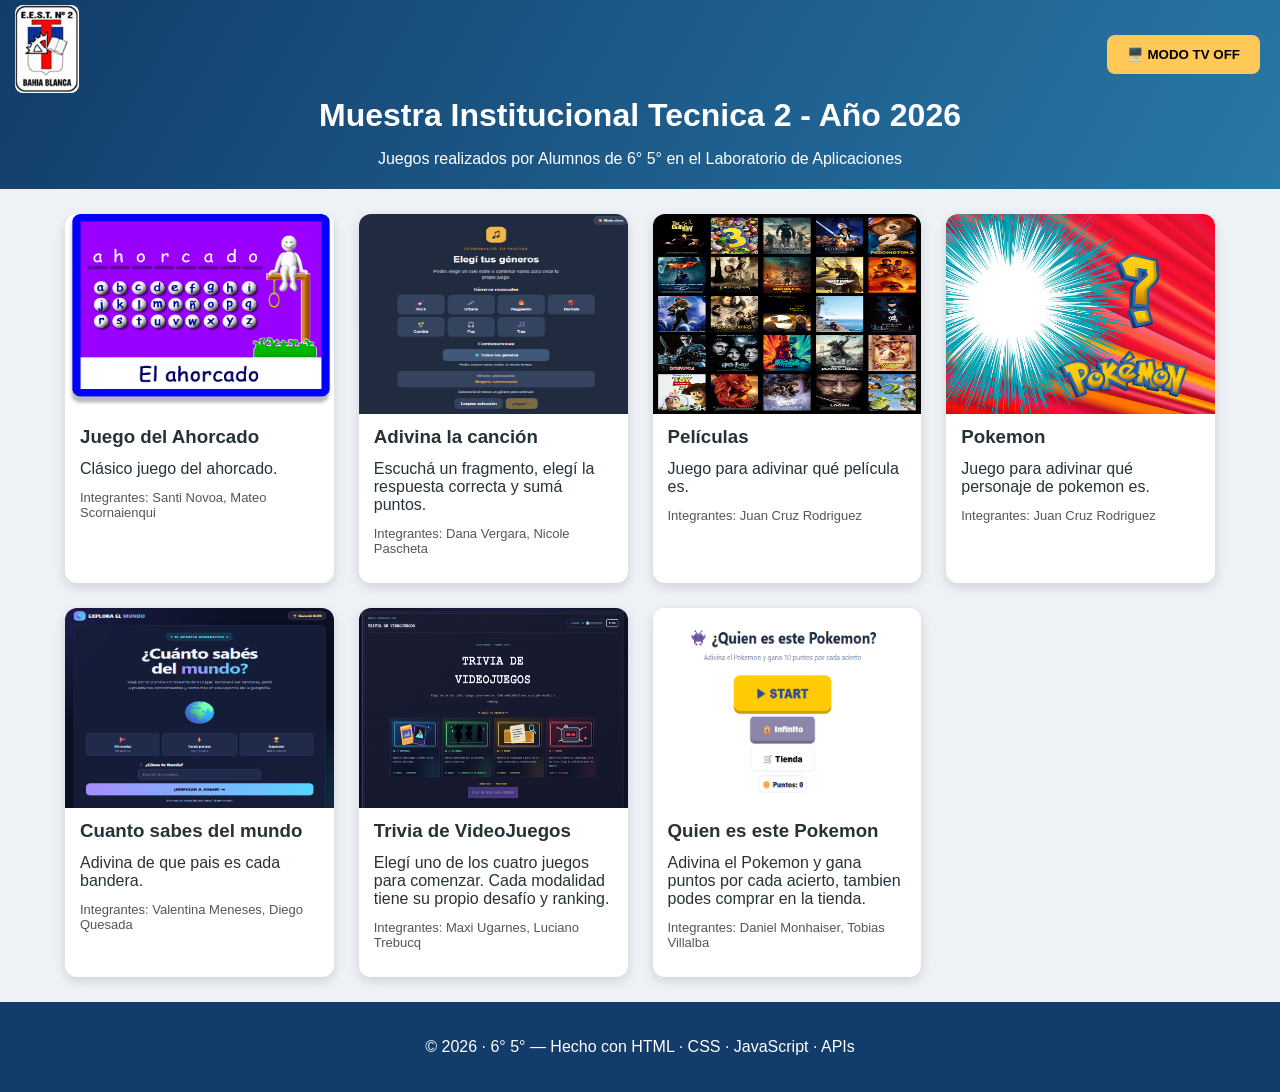
<file: index.html>
<!DOCTYPE html>
<html lang="es">

<head>
    <meta charset="UTF-8">
    <meta name="viewport" content="width=device-width, initial-scale=1.0">

    <title>Mundo del juego</title>

    <link rel="stylesheet" href="estilos.css">
</head>

<body>

<header>
<div class="contenedor-imagen">
    <img src="img/logo.png" class="img_logo" width="30%" alt="Logo colegio">
</div> 
        <h1> Muestra Institucional Tecnica 2 - Año 2026</h1> 
        <p>
            Juegos realizados por Alumnos de 6° 5° en el Laboratorio de Aplicaciones
        </p>
        <button id="tvBtn">
            🖥️ MODO TV OFF
        </button>
</header>

    <main>
        <div id="grid"></div>
    </main>

    <footer>
        <p>
            © 2026 · 6° 5° — Hecho con HTML · CSS · JavaScript · APIs
        </p>
    </footer>

    <script src="script.js"></script>

</body>
</html>
</file>
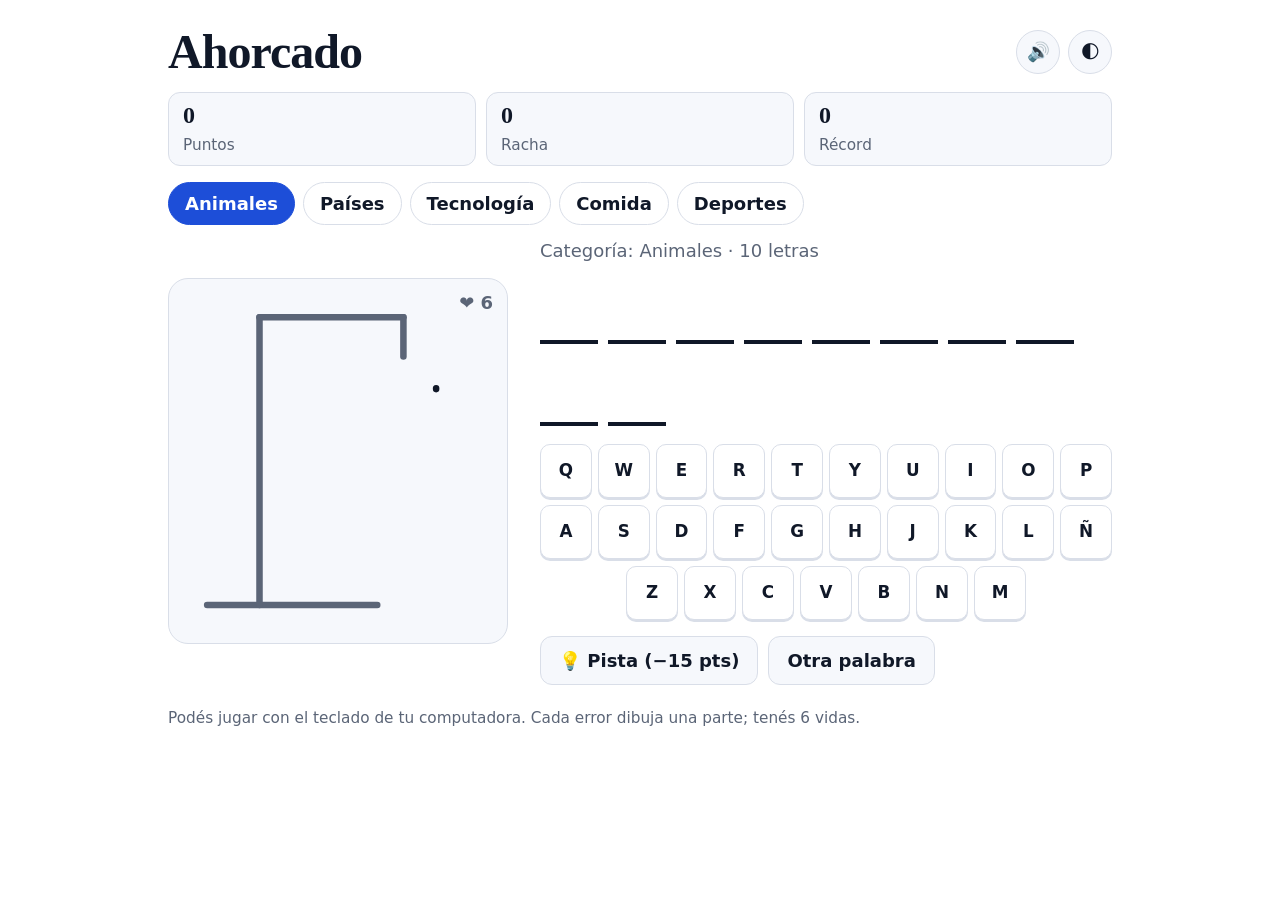
<file: proyectos/grupo1/index.html>
<!DOCTYPE html>
<html lang="es">

<head>
  <meta charset="utf-8">
  <meta name="viewport" content="width=device-width, initial-scale=1, viewport-fit=cover">
  <title>Ahorcado</title>
  <link rel="stylesheet" href="style.css">
</head>

<body>
  <div class="app">

    <!-- Encabezado -->
    <header>
      <h1>Ahorcado</h1>
      <div class="tools">
        <button class="icon-btn" id="btn-sound" aria-label="Activar o silenciar sonido" title="Sonido">🔊</button>
        <button class="icon-btn" id="btn-theme" aria-label="Cambiar tema claro u oscuro" title="Tema">🌓</button>
      </div>
    </header>

    <!-- Puntajes -->
    <div class="stats">
      <div class="stat"><b id="score">0</b><span>Puntos</span></div>
      <div class="stat"><b id="streak">0</b><span>Racha</span></div>
      <div class="stat"><b id="best">0</b><span>Récord</span></div>
    </div>

    <!-- Categorías (se generan desde script.js) -->
    <div class="cats" id="cats" role="group" aria-label="Categoría"></div>

    <div class="board">

      <!-- Dibujo del ahorcado -->
      <div class="gallows">
        <div class="lives" id="lives" aria-live="polite"></div>
        <svg viewBox="0 0 240 260" role="img" aria-label="Dibujo del ahorcado">
          <!-- Estructura fija -->
          <line class="fixed" x1="20" y1="240" x2="150" y2="240" />
          <line class="fixed" x1="60" y1="240" x2="60" y2="20" />
          <line class="fixed" x1="60" y1="20" x2="170" y2="20" />
          <line class="fixed" x1="170" y1="20" x2="170" y2="50" />
          <!-- Partes del cuerpo (aparecen con cada error) -->
          <circle class="part" pathLength="1" cx="170" cy="75" r="25" />
          <line class="part" pathLength="1" x1="170" y1="100" x2="170" y2="165" />
          <line class="part" pathLength="1" x1="170" y1="115" x2="140" y2="145" />
          <line class="part" pathLength="1" x1="170" y1="115" x2="200" y2="145" />
          <line class="part" pathLength="1" x1="170" y1="165" x2="146" y2="205" />
          <line class="part" pathLength="1" x1="170" y1="165" x2="194" y2="205" />
        </svg>
      </div>

      <!-- Palabra, teclado y botones -->
      <div>
        <p class="hint" id="hint"></p>
        <div class="word" id="word" aria-live="polite"></div>
        <div class="keyboard" id="keyboard"></div>
        <div class="actions">
          <button class="btn" id="btn-help">💡 Pista (−15 pts)</button>
          <button class="btn" id="btn-skip">Otra palabra</button>
        </div>
      </div>

    </div>

    <p class="footer">
      Podés jugar con el teclado de tu computadora. Cada error dibuja una parte; tenés 6 vidas.
    </p>
  </div>

  <!-- Ventana de fin de partida -->
  <div class="overlay" id="overlay" role="dialog" aria-modal="true" aria-labelledby="modal-title">
    <div class="modal" id="modal">
      <h2 id="modal-title"></h2>
      <div>La palabra era</div>
      <div class="modal-word" id="modal-word"></div>
      <div id="modal-msg"></div>
      <br>
      <button class="btn primary" id="btn-next">Siguiente palabra</button>
    </div>
  </div>

  <script src="script.js"></script>
</body>

</html>
</file>
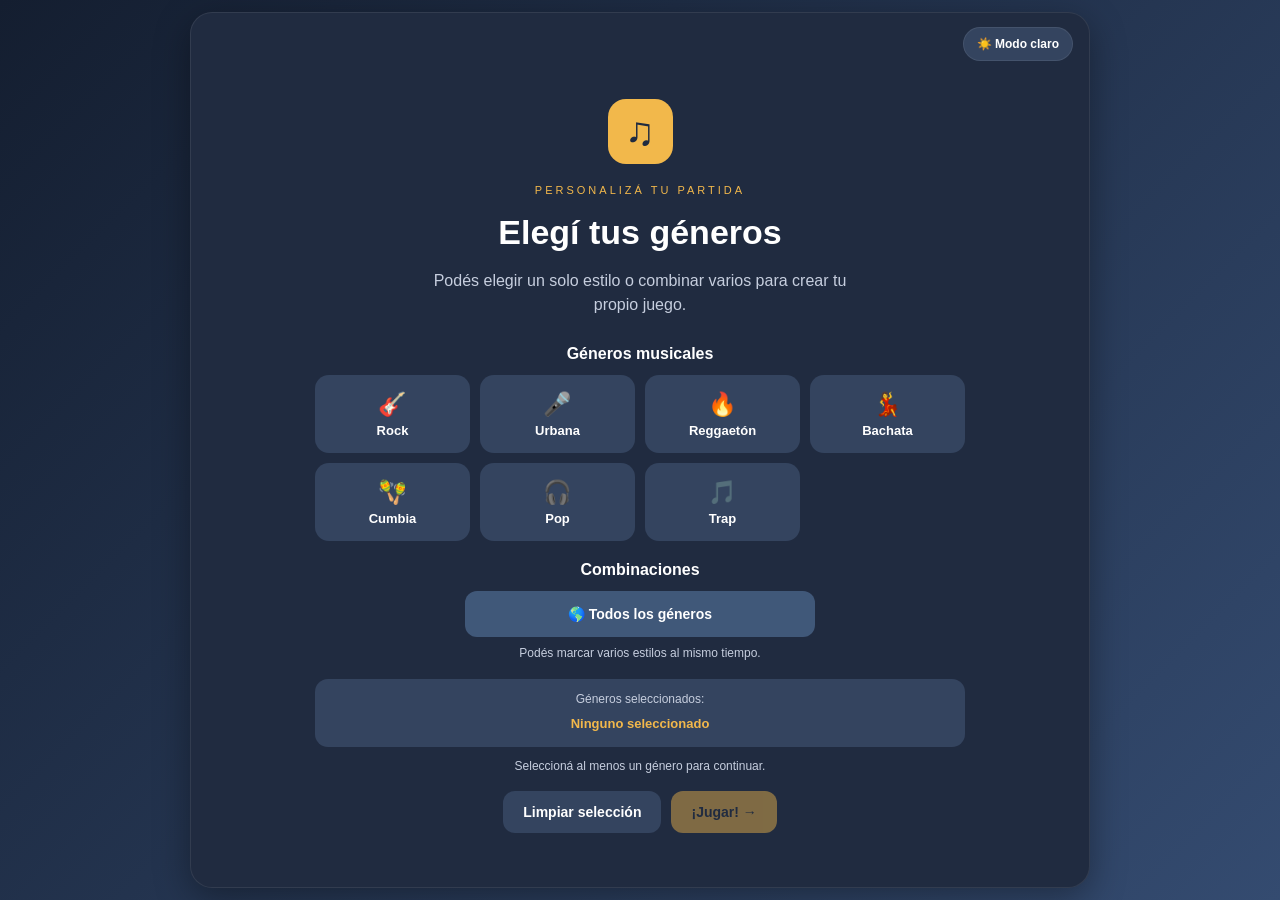
<file: proyectos/grupo2/generos.html>
<!DOCTYPE html>
<html lang="es">
<head>
    <meta charset="UTF-8">
    <meta name="viewport" content="width=device-width, initial-scale=1.0">
    <title>Elegí tus géneros musicales</title>
    <link rel="stylesheet" href="estilos.css">
</head>
<body>

    <main class="app">

        <button id="themeToggle" class="theme-toggle" type="button">
            ☀️ Modo claro
        </button>

        <section class="genre-page">

            <div class="music-icon">♫</div>

            <p class="eyebrow">PERSONALIZÁ TU PARTIDA</p>

            <h1>Elegí tus géneros</h1>

            <p class="intro">
                Podés elegir un solo estilo o combinar varios
                para crear tu propio juego.
            </p>

            <div class="genre-section">

                <h2>Géneros musicales</h2>

                <div class="genre-grid">

                    <button class="genre-option" data-genre="Rock" type="button">
                        <span>🎸</span>
                        Rock
                    </button>

                    <button class="genre-option" data-genre="Urbana" type="button">
                        <span>🎤</span>
                        Urbana
                    </button>

                    <button class="genre-option" data-genre="Reggaetón" type="button">
                        <span>🔥</span>
                        Reggaetón
                    </button>

                    <button class="genre-option" data-genre="Bachata" type="button">
                        <span>💃</span>
                        Bachata
                    </button>

                    <button class="genre-option" data-genre="Cumbia" type="button">
                        <span>🪇</span>
                        Cumbia
                    </button>

                    <button class="genre-option" data-genre="Pop" type="button">
                        <span>🎧</span>
                        Pop
                    </button>

                    <button class="genre-option" data-genre="Trap" type="button">
                        <span>🎵</span>
                        Trap
                    </button>

                </div>

            </div>

            <div class="genre-section all-genres-section">

                <h2>Combinaciones</h2>

                <button id="allGenres" class="all-genres-button" type="button">
                    🌎 Todos los géneros
                </button>

                <p class="selection-info">
                    Podés marcar varios estilos al mismo tiempo.
                </p>

            </div>

            <div class="selected-box">

                <p>Géneros seleccionados:</p>

                <div id="selectedGenres" class="selected-genres">
                    Ninguno seleccionado
                </div>

            </div>

            <p id="genreMessage" class="genre-message">
                Seleccioná al menos un género para continuar.
            </p>

            <div class="genre-actions">

                <button id="clearGenres" class="secondary-button" type="button">
                    Limpiar selección
                </button>

                <button id="playGenres" type="button" disabled>
                    ¡Jugar! →
                </button>

            </div>

        </section>

    </main>

    <script src="script.js"></script>

</body>
</html>
</file>
<file: estilos.css>
* {
    box-sizing: border-box;
}

body {
    margin: 0;
    font-family: Arial, sans-serif;
    background: #eef2f7;
    color: #263238;
}

header {
    background: linear-gradient(120deg, #123c69, #2878a8);
    color: white;
    text-align: center;
    padding: 5px 15px;
}
header h1{
    margin: 0 0 5px;
    text-align: center;
}

button {
    padding: 12px 20px;
    margin-top: 15px;
    border: none;
    border-radius: 8px;
    background: #ffc857;
    cursor: pointer;
    font-weight: bold;
    position: absolute;
    top: 20px;
    right: 20px;;
}

main {
    max-width: 1200px;
    margin: auto;
    padding: 25px;
}

main h2 {
    text-align: center;
}
.contenedor-imagen {
  text-align: left; /* Opciones: left, center, right */
}
.img_logo {
      width: clamp(46px, 5vw, 75px);
      height: auto;
      border-radius: 8px;         
}

#grid {
    display: grid;
    grid-template-columns: repeat(
        auto-fit,
        minmax(250px, 1fr)
    );
    gap: 25px;
}

.card {
    background: white;
    border-radius: 12px;
    overflow: hidden;
    box-shadow: 0 4px 12px #0002;
    cursor: pointer;
    transition: transform 0.2s;
    padding-bottom: 15px;
}

.card:hover {
    transform: translateY(-5px);
}

.thumb {
    height: 200px;
    position: relative;
}

.thumb img {
    width: 100%;
    height: 100%;
    object-fit: fill;
}

/*.badge {
    position: absolute;
    top: 310px;
    left: 80px;
    background: #ffc857;
    padding: 8px;
    border-radius: 6px;
    font-weight: bold;
}*/

.card h3,
.card p {
    margin: 12px 15px;
}

.categoria {
    color: #2878a8;
    font-weight: bold;
}

.integrantes {
    font-size: 13px;
    color: #555;
}

.disabled {
    opacity: 0.5;
    cursor: not-allowed;
}

footer {
    text-align: center;
    padding: 20px;
    background: #123c69;
    color: white;
}

/* MODO TV */

body.tv #grid {
    grid-template-columns: repeat(
        auto-fit,
        minmax(350px, 1fr)
    );
}

body.tv .thumb {
    height: 260px;
}

body.tv .card h3 {
    font-size: 25px;
}

body.tv .card p {
    font-size: 18px;
}
</file>
<file: proyectos/grupo1/style.css>
/* ---------- 1. Variables ---------- */
:root {
  --bg: #ffffff;
  --ink: #101828;
  --muted: #5b6577;
  --line: #d9dee8;
  --card: #f6f8fc;
  --key: #ffffff;
  --accent: #1d4ed8;
  --accent-ink: #ffffff;
  --ok: #15803d;
  --ok-bg: #dcfce7;
  --bad: #b91c1c;
  --bad-bg: #fee2e2;

  color-scheme: light;
  box-sizing: border-box;
  padding-top: env(safe-area-inset-top, 0px);
  padding-bottom: env(safe-area-inset-bottom, 0px);
}

/* Tema oscuro automático (según el sistema) */
@media (prefers-color-scheme: dark) {
  :root:not([data-theme="light"]) {
    --bg: #0b1220;
    --ink: #f1f5f9;
    --muted: #9aa6ba;
    --line: #26324a;
    --card: #121b2e;
    --key: #17233b;
    --accent: #6c9bff;
    --accent-ink: #0b1220;
    --ok: #4ade80;
    --ok-bg: #12361f;
    --bad: #f87171;
    --bad-bg: #3b1616;
    color-scheme: dark;
  }
}

/* Tema oscuro manual (botón 🌓) */
:root[data-theme="dark"] {
  --bg: #0b1220;
  --ink: #f1f5f9;
  --muted: #9aa6ba;
  --line: #26324a;
  --card: #121b2e;
  --key: #17233b;
  --accent: #6c9bff;
  --accent-ink: #0b1220;
  --ok: #4ade80;
  --ok-bg: #12361f;
  --bad: #f87171;
  --bad-bg: #3b1616;
  color-scheme: dark;
}


/* ---------- 2. Base ---------- */
* {
  box-sizing: border-box;
}

html {
  scroll-padding-top: env(safe-area-inset-top, 0px);
}

body {
  margin: 0;
  min-height: 100vh;
  background: var(--bg);
  color: var(--ink);
  font: clamp(15px, 1.6vw, 18px) / 1.5 system-ui, -apple-system, "Segoe UI", Roboto, sans-serif;
}

button {
  font: inherit;
  color: inherit;
  cursor: pointer;
}

:focus-visible {
  outline: 3px solid var(--accent);
  outline-offset: 2px;
}

.app {
  max-width: 1000px;
  margin: 0 auto;
  padding: clamp(12px, 3vw, 28px);
}


/* ---------- 3. Encabezado y puntajes ---------- */
header {
  display: flex;
  align-items: center;
  justify-content: space-between;
  flex-wrap: wrap;
  gap: 12px;
}

h1 {
  margin: 0;
  font: 700 clamp(1.8rem, 5vw, 3rem) / 1 Georgia, "Times New Roman", serif;
  letter-spacing: -0.02em;
}

.tools {
  display: flex;
  gap: 8px;
}

.icon-btn {
  width: 44px;
  height: 44px;
  border: 1.5px solid var(--line);
  border-radius: 50%;
  background: var(--card);
  font-size: 1.15rem;
}

.icon-btn:hover {
  border-color: var(--accent);
}

.stats {
  display: flex;
  flex-wrap: wrap;
  gap: 10px;
  margin: 16px 0;
}

.stat {
  flex: 1 1 90px;
  padding: 8px 14px;
  background: var(--card);
  border: 1px solid var(--line);
  border-radius: 12px;
}

.stat b {
  display: block;
  font: 700 1.5rem / 1.2 Georgia, serif;
}

.stat span {
  color: var(--muted);
  font-size: 0.85em;
}


/* ---------- 4. Categorías ---------- */
.cats {
  display: flex;
  flex-wrap: wrap;
  gap: 8px;
  margin-bottom: 8px;
}

.chip {
  padding: 7px 16px;
  background: var(--bg);
  border: 1.5px solid var(--line);
  border-radius: 999px;
  font-weight: 600;
}

.chip[aria-pressed="true"] {
  background: var(--accent);
  border-color: var(--accent);
  color: var(--accent-ink);
}


/* ---------- 5. Tablero y dibujo ---------- */
.board {
  display: grid;
  grid-template-columns: minmax(220px, 340px) 1fr;
  gap: clamp(12px, 3vw, 32px);
  align-items: center;
  margin-top: 12px;
}

@media (max-width: 700px) {
  .board {
    grid-template-columns: 1fr;
  }
}

.gallows {
  position: relative;
  padding: 12px;
  background: var(--card);
  border: 1px solid var(--line);
  border-radius: 20px;
}

svg {
  display: block;
  width: 100%;
  height: auto;
  max-height: 46vh;
}

svg line,
svg circle {
  fill: none;
  stroke-width: 5;
  stroke-linecap: round;
}

.fixed {
  stroke: var(--muted);
}

/* Las partes del cuerpo se "dibujan" animando el trazo */
.part {
  stroke: var(--ink);
  stroke-dasharray: 1;
  stroke-dashoffset: 1;
  transition: stroke-dashoffset 0.5s ease;
}

.part.on {
  stroke-dashoffset: 0;
}

.lives {
  position: absolute;
  top: 10px;
  right: 14px;
  font-weight: 700;
  color: var(--muted);
}

.lives.low {
  color: var(--bad);
}


/* ---------- 6. Palabra y teclado ---------- */
.hint {
  margin: 0 0 4px;
  color: var(--muted);
}

.word {
  display: flex;
  flex-wrap: wrap;
  gap: clamp(5px, 1.2vw, 10px);
  min-height: 3.4rem;
  margin: 8px 0 18px;
}

.slot {
  display: grid;
  place-items: center;
  width: clamp(34px, 7vw, 58px);
  height: clamp(46px, 9vw, 72px);
  border-bottom: 4px solid var(--ink);
  font: 700 clamp(1.7rem, 5vw, 3rem) / 1 Georgia, serif;
}

.slot span {
  animation: pop 0.35s ease;
}

.slot.gap {
  width: clamp(14px, 3vw, 26px);
  border: 0;
}

.slot.missed {
  color: var(--bad);
  border-color: var(--bad);
}

.keyboard {
  display: flex;
  flex-direction: column;
  align-items: center;
  gap: 7px;
}

.row {
  display: flex;
  justify-content: center;
  gap: 6px;
  width: 100%;
}

.key {
  flex: 1 1 0;
  max-width: 52px;
  height: clamp(42px, 6.5vw, 54px);
  background: var(--key);
  border: 1.5px solid var(--line);
  border-radius: 10px;
  box-shadow: 0 2px 0 var(--line);
  font-size: 1.05rem;
  font-weight: 700;
}

.key:hover:not(:disabled) {
  border-color: var(--accent);
  transform: translateY(-1px);
}

.key:disabled {
  cursor: default;
  box-shadow: none;
  transform: translateY(2px);
}

.key.ok {
  background: var(--ok-bg);
  border-color: var(--ok);
  color: var(--ok);
}

.key.no {
  background: var(--bad-bg);
  border-color: var(--bad);
  color: var(--bad);
  animation: shake 0.3s;
}

@keyframes pop {
  from { transform: translateY(-14px) scale(0.6); opacity: 0; }
  to   { transform: none; opacity: 1; }
}

@keyframes shake {
  25% { transform: translateX(-4px); }
  75% { transform: translateX(4px); }
}


/* ---------- 7. Botones ---------- */
.actions {
  display: flex;
  flex-wrap: wrap;
  gap: 10px;
  margin-top: 16px;
}

.btn {
  padding: 10px 18px;
  background: var(--card);
  border: 1.5px solid var(--line);
  border-radius: 12px;
  font-weight: 700;
}

.btn.primary {
  background: var(--accent);
  border-color: var(--accent);
  color: var(--accent-ink);
}

.btn:disabled {
  opacity: 0.45;
  cursor: default;
}

.footer {
  margin-top: 22px;
  color: var(--muted);
  font-size: 0.85em;
}


/* ---------- 8. Ventana final y confeti ---------- */
.overlay {
  position: fixed;
  inset: 0;
  z-index: 20;
  display: none;
  place-items: center;
  padding: 20px;
  background: rgba(10, 15, 30, 0.55);
}

.overlay.show {
  display: grid;
}

.modal {
  width: 100%;
  max-width: 420px;
  padding: 28px;
  background: var(--bg);
  border: 1px solid var(--line);
  border-radius: 22px;
  text-align: center;
  animation: pop 0.35s ease;
}

.modal h2 {
  margin: 0 0 8px;
  font: 700 2rem / 1.1 Georgia, serif;
}

.modal.win h2  { color: var(--ok); }
.modal.lose h2 { color: var(--bad); }

.modal-word {
  margin: 8px 0 18px;
  font: 700 1.8rem Georgia, serif;
  letter-spacing: 0.08em;
}

.confetti {
  position: fixed;
  top: -20px;
  z-index: 30;
  width: 10px;
  height: 14px;
  pointer-events: none;
  animation: fall linear forwards;
}

@keyframes fall {
  to { transform: translateY(110vh) rotate(720deg); }
}


/* ---------- 9. Accesibilidad ---------- */
@media (prefers-reduced-motion: reduce) {
  * {
    animation: none !important;
    transition: none !important;
  }
}
</file>
<file: proyectos/grupo2/estilos.css>
* {
    box-sizing: border-box;
    margin: 0;
    padding: 0;
}

:root {
    --page-bg: linear-gradient(135deg, #141e30, #344b70);
    --app-bg: #202b40;
    --card-bg: #34445f;
    --answer-bg: #405879;
    --text: #ffffff;
    --muted: #c6cede;
    --accent: #f2b84b;
    --accent-text: #202b40;
    --border: rgba(255, 255, 255, 0.08);
    --shadow: rgba(0, 0, 0, 0.35);
}

body.light {
    --page-bg: linear-gradient(135deg, #eaf0f8, #d6e2f2);
    --app-bg: #ffffff;
    --card-bg: #edf2f8;
    --answer-bg: #dce6f2;
    --text: #202b40;
    --muted: #596779;
    --accent: #e9a928;
    --accent-text: #202b40;
    --border: rgba(30, 50, 80, 0.12);
    --shadow: rgba(30, 50, 80, 0.15);
}

body {
    min-height: 100vh;
    min-height: 100svh;
    display: grid;
    place-items: center;
    padding: 12px;
    background: var(--page-bg);
    font-family: Arial, sans-serif;
    color: var(--text);
    transition: background 0.25s, color 0.25s;
}

.app {
    position: relative;
    width: 100%;
    max-width: 900px;
    min-height: calc(100svh - 24px);
    display: flex;
    flex-direction: column;
    justify-content: center;
    background: var(--app-bg);
    border: 1px solid var(--border);
    border-radius: 22px;
    padding: 58px 30px 26px;
    text-align: center;
    box-shadow: 0 10px 35px var(--shadow);
    transition: background 0.25s, box-shadow 0.25s;
}

.hidden {
    display: none !important;
}

/* BOTÓN DE TEMA */

.theme-toggle {
    position: absolute;
    top: 14px;
    right: 16px;
    padding: 9px 13px;
    border-radius: 20px;
    font-size: 12px;
    background: var(--card-bg);
    color: var(--text);
    border: 1px solid var(--border);
}

/* PANTALLAS DE INICIO Y FINAL */

.welcome,
.finished,
.genre-page {
    display: flex;
    flex-direction: column;
    align-items: center;
    justify-content: center;
    flex: 1;
    gap: 10px;
}

.music-icon {
    width: 65px;
    height: 65px;
    display: grid;
    place-items: center;
    border-radius: 18px;
    margin-bottom: 8px;
    background: var(--accent);
    color: var(--accent-text);
    font-size: 40px;
}

.eyebrow {
    color: var(--accent);
    letter-spacing: 3px;
    font-size: 11px;
    margin-bottom: 5px;
}

h1 {
    font-size: clamp(25px, 4vw, 34px);
    margin-bottom: 8px;
}

.intro {
    color: var(--muted);
    line-height: 1.5;
    margin: 5px auto 12px;
    max-width: 430px;
}

.rules {
    display: flex;
    flex-wrap: wrap;
    justify-content: center;
    gap: 9px;
    margin: 8px 0;
}

.rules span,
.pill {
    background: var(--card-bg);
    padding: 10px 13px;
    border-radius: 20px;
    font-size: 12px;
    color: var(--text);
}

/* BOTONES */

button {
    border: none;
    border-radius: 12px;
    padding: 13px 20px;
    background: var(--accent);
    color: var(--accent-text);
    font-size: 14px;
    font-weight: bold;
    cursor: pointer;
    transition: filter 0.2s, transform 0.2s;
}

button:disabled {
    opacity: 0.45;
    cursor: not-allowed;
}

button:hover:not(:disabled) {
    filter: brightness(1.08);
    transform: translateY(-1px);
}

/* PÁGINA DE GÉNEROS */

.genre-page {
    width: 100%;
    gap: 12px;
}

.genre-page h1 {
    margin-bottom: 0;
}

.genre-page .intro {
    margin-bottom: 8px;
}

.genre-section {
    width: 100%;
    max-width: 650px;
    margin-top: 8px;
}

.genre-section h2 {
    font-size: 16px;
    margin-bottom: 12px;
}

.genre-grid {
    display: grid;
    grid-template-columns: repeat(4, 1fr);
    gap: 10px;
}

.genre-option {
    min-height: 78px;
    display: flex;
    flex-direction: column;
    align-items: center;
    justify-content: center;
    gap: 5px;
    background: var(--card-bg);
    color: var(--text);
    border: 2px solid transparent;
    border-radius: 14px;
    font-size: 13px;
}

.genre-option span {
    font-size: 23px;
}

.genre-option.selected {
    border-color: var(--accent);
    background: var(--answer-bg);
    box-shadow: 0 0 0 2px rgba(242, 184, 75, 0.12);
}

.all-genres-button {
    width: 100%;
    max-width: 350px;
    background: var(--answer-bg);
    color: var(--text);
    border: 2px solid transparent;
}

.all-genres-button.selected {
    border-color: var(--accent);
}

.selection-info {
    color: var(--muted);
    font-size: 12px;
    margin-top: 9px;
}

.selected-box {
    width: 100%;
    max-width: 650px;
    background: var(--card-bg);
    padding: 13px;
    border-radius: 13px;
    margin-top: 7px;
}

.selected-box p {
    color: var(--muted);
    font-size: 12px;
    margin-bottom: 8px;
}

.selected-genres {
    color: var(--accent);
    font-size: 13px;
    font-weight: bold;
    line-height: 1.5;
}

.genre-message {
    color: var(--muted);
    font-size: 12px;
    min-height: 16px;
}

.genre-actions {
    display: flex;
    justify-content: center;
    flex-wrap: wrap;
    gap: 10px;
    margin-top: 4px;
}

.secondary-button {
    background: var(--card-bg);
    color: var(--text);
}

/* ENCABEZADO DEL JUEGO */

.game {
    width: 100%;
}

.game-header {
    display: flex;
    justify-content: space-between;
    align-items: center;
    gap: 15px;
    margin-bottom: 15px;
    text-align: left;
}

.game-header h1 {
    font-size: 25px;
    margin: 0;
}

.genre-label {
    color: var(--muted);
    font-size: 11px;
    margin-top: 5px;
}

.stats {
    display: flex;
    gap: 8px;
    flex-wrap: wrap;
    justify-content: center;
}

.pill strong {
    color: var(--accent);
}

h2 {
    font-size: 19px;
    margin-bottom: 15px;
}

/* DISTRIBUCIÓN DEL JUEGO */

.game-layout {
    display: grid;
    grid-template-columns: minmax(220px, 0.85fr) minmax(0, 1.15fr);
    align-items: stretch;
    gap: 18px;
    margin-bottom: 15px;
}

.audio-card {
    display: flex;
    flex-direction: column;
    justify-content: center;
    align-items: center;
    background: var(--card-bg);
    padding: 16px;
    border-radius: 18px;
    min-width: 0;
}

.cover {
    width: 135px;
    height: 135px;
    object-fit: cover;
    border-radius: 13px;
    margin: 0 auto 12px;
    display: block;
    background: var(--app-bg);
}

audio {
    width: 100%;
    max-width: 350px;
    height: 40px;
}

#audioHint {
    color: var(--muted);
    font-size: 11px;
    margin-top: 9px;
    line-height: 1.4;
}

/* OPCIONES */

.answers-area {
    display: flex;
    flex-direction: column;
    justify-content: center;
    min-width: 0;
}

.answers-title {
    color: var(--muted);
    font-size: 13px;
    margin-bottom: 10px;
}

.answers {
    display: grid;
    grid-template-columns: 1fr 1fr;
    gap: 10px;
}

.answer-button {
    min-height: 65px;
    padding: 10px;
    border-radius: 12px;
    background: var(--answer-bg);
    color: var(--text);
    font-size: 13px;
    line-height: 1.35;
    overflow-wrap: anywhere;
}

.answer-button.correct {
    background: #16834b;
    color: white;
}

.answer-button.wrong {
    background: #a93242;
    color: white;
}

/* RESPUESTA Y SIGUIENTE */

.feedback-row {
    display: flex;
    justify-content: space-between;
    align-items: center;
    gap: 15px;
    min-height: 45px;
}

#status {
    color: var(--muted);
    font-size: 13px;
    text-align: left;
    line-height: 1.4;
}

#next {
    white-space: nowrap;
}

/* RESULTADO FINAL */

.final-score {
    color: var(--accent);
    font-size: 36px;
    font-weight: bold;
    margin: 10px 0;
}

/* PANTALLAS BAJAS */

@media (max-height: 700px) and (min-width: 601px) {

    .app {
        padding-top: 48px;
        padding-bottom: 14px;
    }

    .game-header {
        margin-bottom: 9px;
    }

    h2 {
        margin-bottom: 9px;
    }

    .game-layout {
        gap: 12px;
        margin-bottom: 9px;
    }

    .audio-card {
        padding: 10px;
    }

    .cover {
        width: 105px;
        height: 105px;
        margin-bottom: 8px;
    }

    .answer-button {
        min-height: 55px;
    }

    .answers {
        gap: 8px;
    }

    .genre-option {
        min-height: 65px;
    }

}

/* CELULARES Y PANTALLAS ANGOSTAS */

@media (max-width: 600px) {

    body {
        padding: 8px;
        place-items: start center;
    }

    .app {
        min-height: calc(100svh - 16px);
        padding: 62px 16px 20px;
    }

    .game-header {
        flex-direction: column;
        align-items: center;
        text-align: center;
    }

    .game-layout {
        grid-template-columns: 1fr;
        gap: 12px;
    }

    .cover {
        width: 115px;
        height: 115px;
    }

    .answers {
        grid-template-columns: 1fr 1fr;
    }

    .answer-button {
        min-height: 58px;
        font-size: 12px;
    }

    .feedback-row {
        flex-direction: column;
        align-items: stretch;
    }

    #status {
        text-align: center;
    }

    #next {
        width: 100%;
    }

    .genre-grid {
        grid-template-columns: repeat(2, 1fr);
    }

    .genre-option {
        min-height: 70px;
    }

    .genre-actions {
        flex-direction: column;
        width: 100%;
    }

    .genre-actions button {
        width: 100%;
    }

}

@media (max-width: 360px) {

    .answers {
        grid-template-columns: 1fr;
    }

}
</file>
